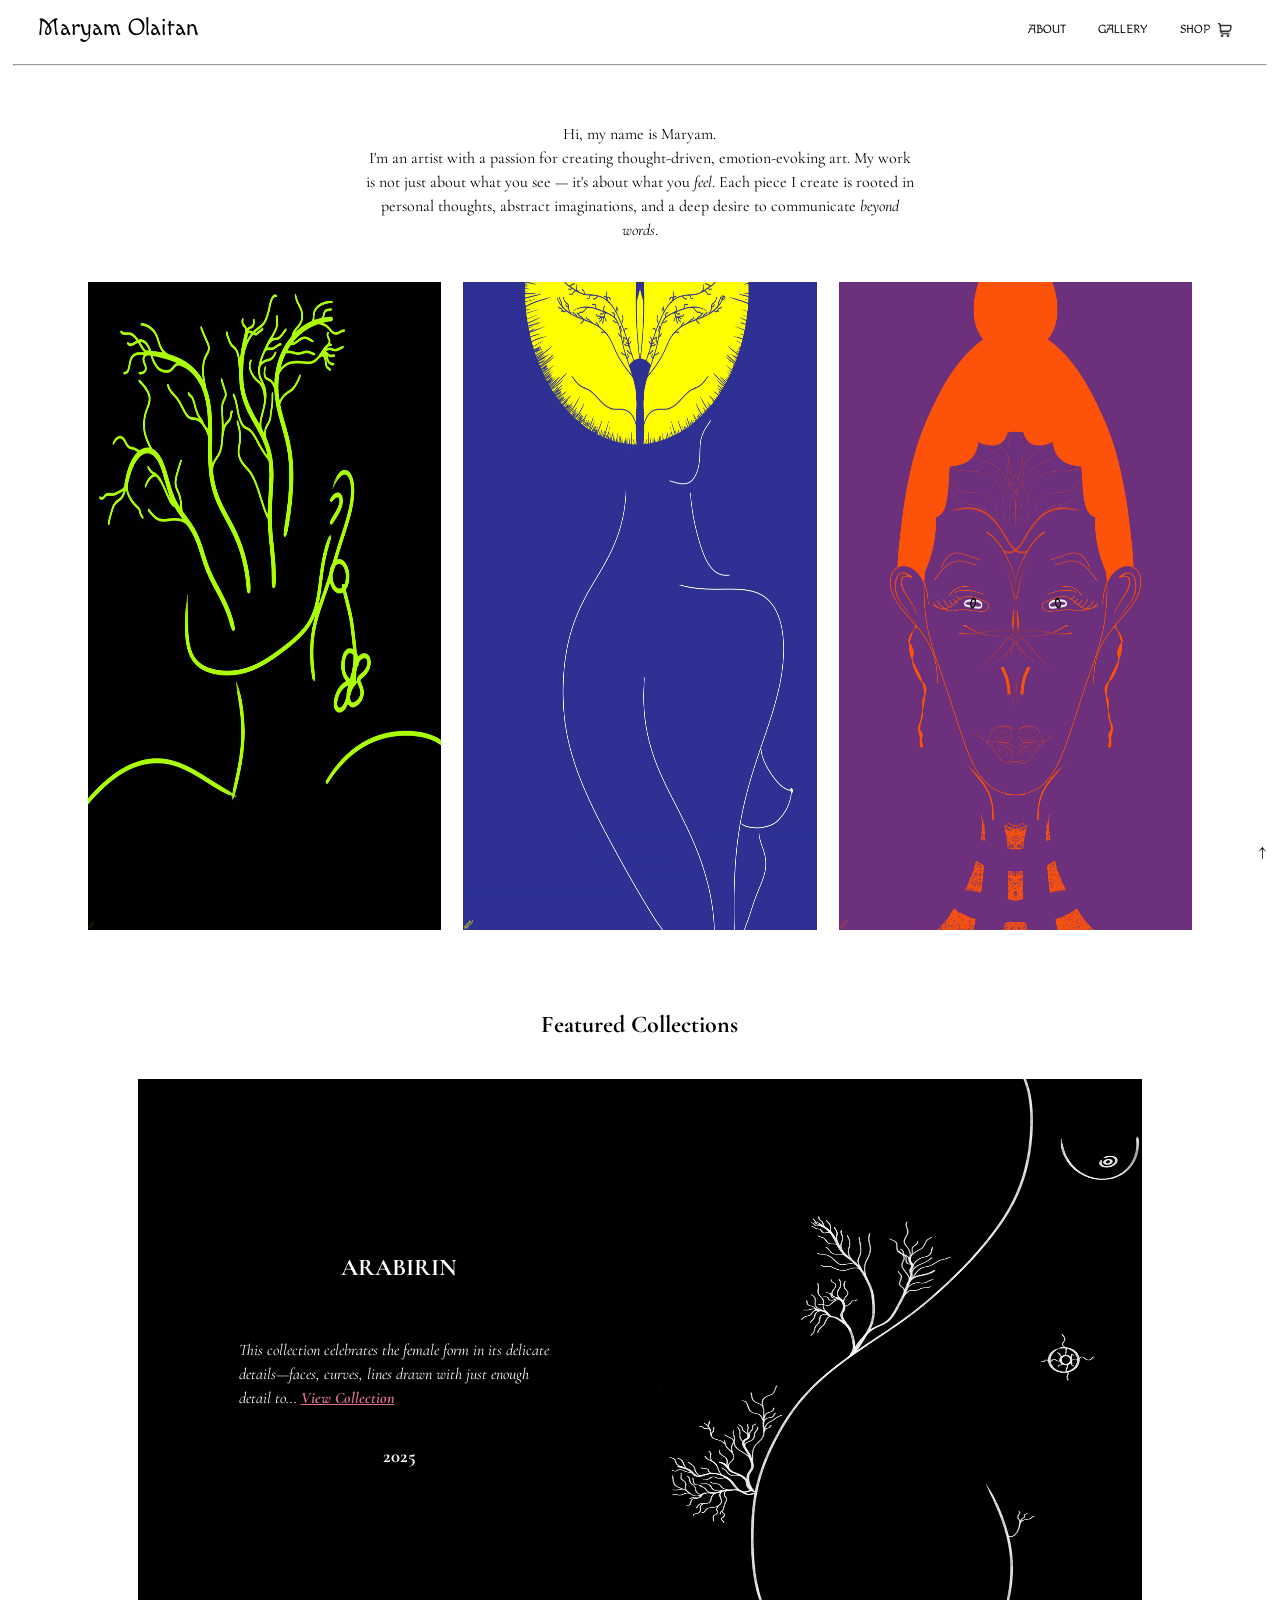
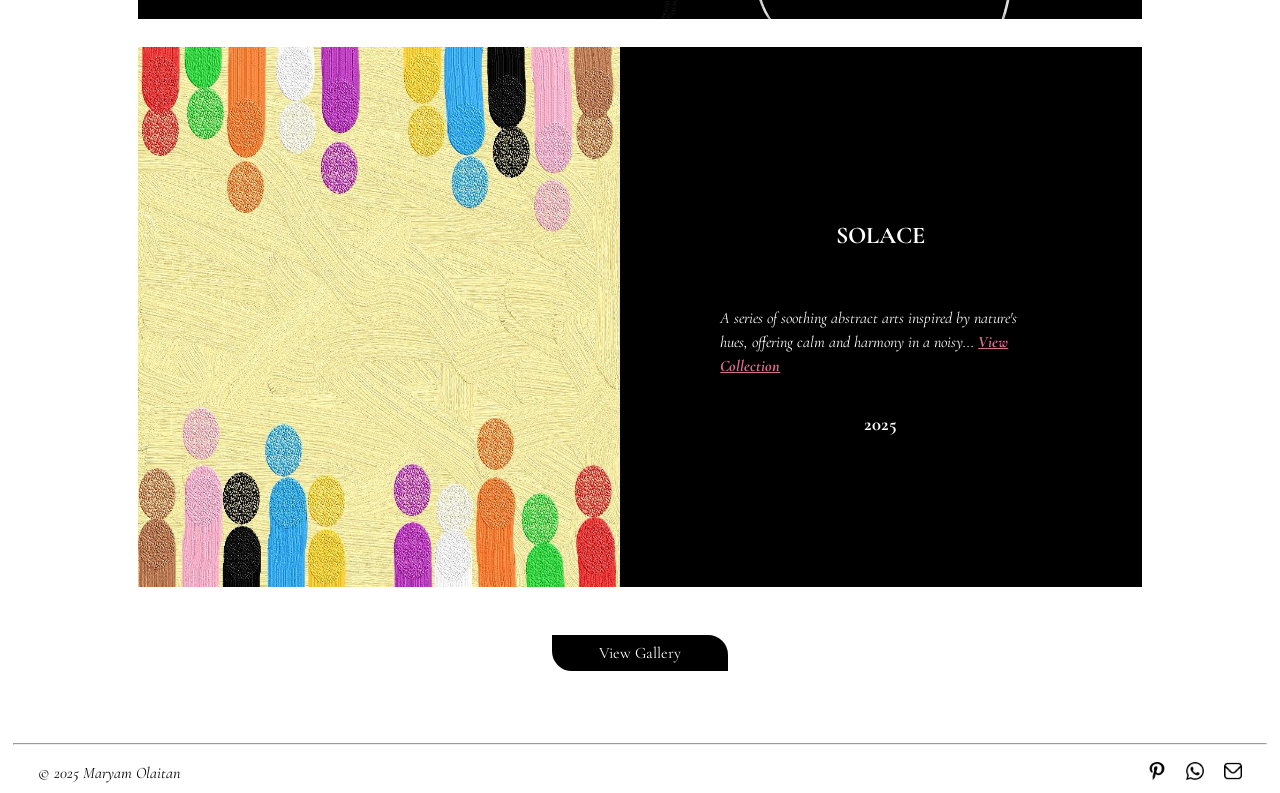
<file: index.html>
<!DOCTYPE html>
<html lang="en">
<head>
    <meta charset="UTF-8">
    <meta name="viewport" content="width=device-width, initial-scale=1.0">
    <meta name="author" content="maryam olaitan">
    <meta name="robots" content="index, follow">
    <meta name="description" content="Maryam Olaitan is a Nigerian contemporary artist known for expressive, emotion-driven abstract artworks. Explore a unique blend of imagination, minimalism, and reflection.">
    <meta name="keywords" content="contemporary art, expressive art, abstract art, Nigerian artist, emotional art, thought-provoking art, Maryam Olaitan art, painting, art gallery Nigeria">
    <meta property="og:type" content="website">
    <meta property="og:title" content="Maryam Olaitan | Expressive & Thought-Provoking Art">
    <meta property="og:description" content="Reflective and emotionally-driven artworks by Lagos-based artist Maryam Olaitan. View abstract digital art that invites personal interpretation.">
    <meta property="og:url" content="https://maryamolaitan.vercel.app">
    <meta property="og:image" content="images/favicon.jpg">
    <meta name="twitter:card" content="summary_large_image">
    <meta name="twitter:title" content="Maryam Olaitan | Expressive & Thought-Provoking Art">
    <meta name="twitter:description" content="Contemporary art by Maryam Olaitan that evokes emotion and reflection.">
    <meta name="twitter:image" content="images/maryam-olaitan-logo.ico">
    <meta name="p:domain_verify" content="b9dd3af00a09acbc20f72b8372e05448"/>
    <link rel="canonical" href="https://maryamolaitan.vercel.app"/>
    <title>Maryam Olaitan | Nigerian Contemporary Artist</title>
    <link rel="stylesheet" href="style.css">
    <link rel="icon" href="images/maryam-olaitan-logo.ico" type="image/ico">
    <link rel="apple-touch-icon" href="images/maryam-olaitan-logo.ico">
    <script type="application/ld+json">
        {
        "@context": "https://schema.org",
        "@type": "Person",
        "name": "Maryam Olaitan",
        "jobTitle": "Contemporary Artist",
        "url": "https://maryamolaitan.vercel.app",
        "sameAs": [
            "https://www.pinterest.com/olaitanmaryamm/",
            "https://wa.me/2348165536065",
            "mailto:maryamolaitan.m@gmail.com"
        ],
        "image": "https://maryamolaitan.vercel.app/images/maryam-olaitan-logo.ico",
        "description": "Maryam Olaitan is a Lagos-based contemporary artist known for expressive, emotionally rich artworks that inspire deep personal reflection and creative exploration."
        }
    </script>
    <link rel="preconnect" href="https://fonts.googleapis.com">
    <link rel="preconnect" href="https://fonts.gstatic.com" crossorigin>
    <link href="https://fonts.googleapis.com/css2?family=Macondo&display=swap" rel="stylesheet">

    <link rel="preconnect" href="https://fonts.googleapis.com">
    <link rel="preconnect" href="https://fonts.gstatic.com" crossorigin>
    <link href="https://fonts.googleapis.com/css2?family=Cormorant+Garamond:ital,wght@0,300..700;1,300..700&display=swap" rel="stylesheet">
    <meta name="google-site-verification" content="jCi6_Re2JKaOlsRjwWVJISfTvEALxkVdCt9y0InA1Zk"/>
    <meta name="google-site-verification" content="3F7-zCLc4ZStGQWOf8-VTvma2lkzkxKAdrXJQoc21-w" />
</head>
<body>
    <header>    
        <h1>Maryam Olaitan</h1>
        <nav> 
            <img src="images/menu.png" alt="menu, art sales, website design by Maryam Olaitan" class="menu" onclick="toggleMenu()">
            <ul id="menuList"> 
                <li><a href="about.html">ABOUT</a></li>
                <li><a href="gallery.html">GALLERY</a></li>
                <li><a href="https://paystack.shop/maryamolaitan">SHOP</a></li>
                <li><a href="https://paystack.shop/maryamolaitan"><img src="images/shopping-cart.png" alt="cart icon" class="cart"></a></li>
            </ul>
        </nav>
    </header>
    <hr class="header-hr">
    <main>  
       <div class="up"> 
            <p class="hero"> 
                Hi, my name is Maryam. <br> I'm an artist with a passion for creating thought-driven, emotion-evoking art. My work is not just about what you see — it's about what you <i>feel</i>. Each piece I create is rooted in personal thoughts, abstract imaginations, and a deep desire to communicate <i>beyond words</i>.
            </p>
            <div class="slide-container">
                <div class="slide">
                    <a href="https://paystack.com/buy/arabirin-i"><img src="images/arabirin-i-(2025)-artwork-by-maryam-olaitan.jpg" alt="arabirin-i (2025) artwork by nmaryam olaitan"></a>
                </div>
                <div class="slide">
                    <a href="https://paystack.com/buy/arabirin-ii"><img src="images/arabirin-ii-(2025)-artwork-by-maryam-olaitan.jpg" alt="arabirin-ii (2025) artwork by maryam olaitan"></a>
                </div>
                <div class="slide">
                    <a href="https://paystack.com/buy/arabirin-v"><img src="images/arabirin-v-(2025)-artwork-by-maryam-olaitan.jpg" alt="arabirin-v (2025) artwork by maryam olaitan"></a>
                </div>
            </div>
            <div class="tab-container">
                <h2>Featured Collections</h2>
                <div class="tab">
                    <div class="hover-text">
                        <h2>ARABIRIN</h2>
                        <p class="description">This collection celebrates the female form in its delicate details—faces, curves, lines drawn with just enough detail to... <a href="gallery.html#portrait">View Collection</a></p>
                        <h3>2025</h3>
                        </div>
                    <div class="tab-image">    
                        <img src="images/arabirin-iii-(2025)-artwork-by-maryam-olaitan.jpg" alt="arabirin-iii (2025) artwork by maryam olaitan">
                    </div>
                </div>
                <div class="tab">
                    <div class="tab-image">    
                        <img src="images/solace-i-(2025)-artwork-by-maryam-olaitan.jpg" alt="solace-i (2025) artwork by maryam olaitan">
                    </div>
                    <div class="hover-text">
                        <h2>SOLACE</h2>
                        <p class="description">A series of soothing abstract arts inspired by nature's hues, offering calm and harmony in a noisy... <a href="gallery.html#solace">View Collection</a></p>
                        <h3>2025</h3>
                    </div>
                </div>
                <a href="gallery.html" class="btn">View Gallery</a>
            </div>
        </div>
    </main>
    <a href="#" class="home-btn">↑</a>
    <hr class="footer-hr">
    <footer id="footer">    
        <p>&copy; 2025 Maryam Olaitan</p>
        <div class="icon-container"> 
            <a href="https://www.pinterest.com/olaitanmaryamm/" aria-label="Pinterest" target="_blank"><img src="images/pinterest.png" alt="Pinterest profile of Maryam Olaitan, icon by Pixel Perfect (flat icon)" class="icon"></a>
            <a href="https://wa.me/2348165536065" aria-label="WhatsApp" target="_blank"><img src="images/whatsapp.png" alt="WhatsApp chat of Maryam Olaitan" class="icon"></a>
            <a href="mailto:maryamolaitan.m@gmail.com" aria-label="Email" target="_blank"><img src="images/email.png" alt="Email address of" class="icon email"></a>
        </div>
    </footer>
    <script>
        let menuList = document.getElementById('menuList')
        menuList.style.maxHeight = '0px'; 
        function toggleMenu() { 
        if(menuList.style.maxHeight == '0px'){menuList.style.maxHeight = '96vh';}
        else{menuList.style.maxHeight = '0px';}
        }
    </script>
    <script defer data-domain="maryamolaitan.vercel.app" src="https://plausible.io/js/script.js"></script>
</body>
</html>
</file>
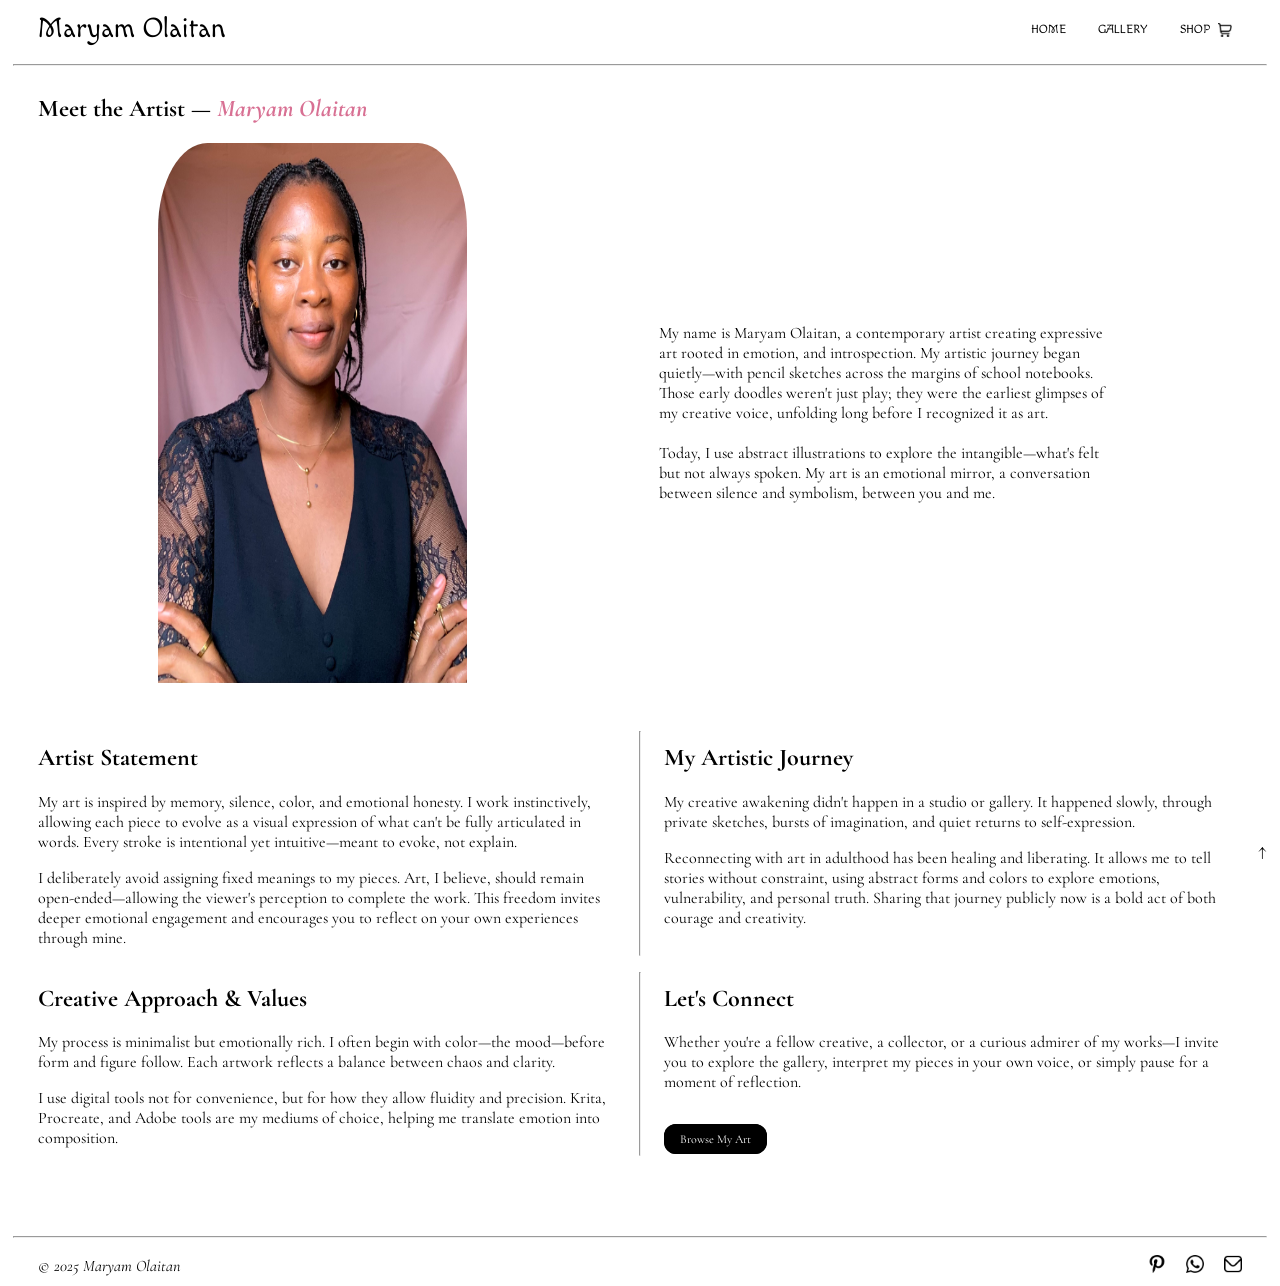
<file: about.html>
<!DOCTYPE html>
<html lang="en">
<head>
    <meta charset="UTF-8">
    <meta name="viewport" content="width=device-width, initial-scale=1.0">
    <meta name="author" content="maryam olaitan">
    <meta name="robots" content="index, follow">
    <meta name="description" content="Maryam Olaitan is a Nigerian contemporary artist known for expressive, emotion-driven abstract artworks. Explore a unique blend of imagination, minimalism, and reflection.">
    <meta name="keywords" content="contemporary art, expressive art, abstract art, Nigerian artist, emotional art, thought-provoking art, Maryam Olaitan art, painting, art gallery Nigeria">
    <meta property="og:type" content="website">
    <meta property="og:title" content="Maryam Olaitan | Expressive & Thought-Provoking Art">
    <meta property="og:description" content="Reflective and emotionally-driven artworks by Lagos-based artist Maryam Olaitan. View abstract digital art that invites personal interpretation.">
    <meta property="og:url" content="https://maryamolaitan.vercel.app/about.html">
    <meta property="og:image" content="images/maryam-olaitan-logo.ico">
    <meta name="twitter:card" content="summary_large_image">
    <meta name="twitter:title" content="Maryam Olaitan | Expressive & Thought-Provoking Art">
    <meta name="twitter:description" content="Contemporary art by Maryam Olaitan that evokes emotion and reflection.">
    <meta name="twitter:image" content="images/maryam-olaitan-logo.ico">
    <link rel="canonical" href="https://maryamolaitan.vercel.app/about.html"/>
    <title>Maryam Olaitan | Nigerian Contemporary Artist</title>
    <link rel="stylesheet" href="about.css">
    <link rel="icon" href="images/maryam-olaitan-logo.ico" type="image/ico">
    <link rel="apple-touch-icon" href="images/maryam-olaitan-logo.ico">
    <script type="application/ld+json">
        {
        "@context": "https://schema.org",
        "@type": "Person",
        "name": "Maryam Olaitan",
        "jobTitle": "Contemporary Artist",
        "url": "https://maryamolaitan.vercel.app/about.html",
        "sameAs": [
            "https://www.pinterest.com/olaitanmaryamm/",
            "https://wa.me/2348165536065",
            "mailto:maryamolaitan.m@gmail.com"
        ],
        "image": "https://maryamolaitan.vercel.app/images/maryam-olaitan-logo.ico",
        "description": "Maryam Olaitan is a Lagos-based contemporary artist known for expressive, emotionally rich artworks that inspire deep personal reflection and creative exploration."
        }
    </script>
    <link rel="preconnect" href="https://fonts.googleapis.com">
    <link rel="preconnect" href="https://fonts.gstatic.com" crossorigin>
    <link href="https://fonts.googleapis.com/css2?family=Macondo&display=swap" rel="stylesheet">

    <link rel="preconnect" href="https://fonts.googleapis.com">
    <link rel="preconnect" href="https://fonts.gstatic.com" crossorigin>
    <link href="https://fonts.googleapis.com/css2?family=Cormorant+Garamond:ital,wght@0,300..700;1,300..700&display=swap" rel="stylesheet">
</head>
<body>
  <header>    
    <h1>Maryam Olaitan</h1>
    <nav> 
      <img src="images/menu.png" alt="menu, art sales, website design by Maryam Olaitan" class="menu" onclick="toggleMenu()">
      <ul id="menuList">    
        <li><a href="index.html">HOME</a></li>
        <li><a href="gallery.html">GALLERY</a></li>
        <li><a href="https://paystack.shop/maryamolaitan">SHOP</a></li>
        <li><a href="https://paystack.shop/maryamolaitan"><img src="images/shopping-cart.png" alt="cart icon" class="cart"></a></li>
      </ul>
    </nav>
  </header>
  <hr class="header-hr">
  <main>
    <div class="intro">
      <h2>Meet the Artist — <i>Maryam Olaitan</i></h2>
      <div class="paragraph-container">
        <img src="images/maryam olaitan.jpeg" alt="a portrait of maryam olaitan" class="portrait">
        <div class="paragraph"> 
          <p>
            My name is Maryam Olaitan, a contemporary artist creating expressive art rooted in emotion, and introspection. My artistic journey began quietly—with pencil sketches across the margins of school notebooks. Those early doodles weren't just play; they were the earliest glimpses of my creative voice, unfolding long before I recognized it as art. <br><br>
            Today, I use abstract illustrations to explore the intangible—what's felt but not always spoken. My art is an emotional mirror, a conversation between silence and symbolism, between you and me.
          </p>
        </div>
      </div>
    </div>  
    
    <div class="container"> 
      <div class="statement">
        <h2>Artist Statement</h2>
        <p>
          My art is inspired by memory, silence, color, and emotional honesty. I work instinctively, allowing each piece to evolve as a visual expression of what can't be fully articulated in words. Every stroke is intentional yet intuitive—meant to evoke, not explain.
        </p>
        <p>
          I deliberately avoid assigning fixed meanings to my pieces. Art, I believe, should remain open-ended—allowing the viewer's perception to complete the work. This freedom invites deeper emotional engagement and encourages you to reflect on your own experiences through mine.
        </p>
      </div> 
      <hr>
      <div class="journey">
        <h2>My Artistic Journey</h2>
        <p>
          My creative awakening didn't happen in a studio or gallery. It happened slowly, through private sketches, bursts of imagination, and quiet returns to self-expression.
        </p>
        <p>
            Reconnecting with art in adulthood has been healing and liberating. It allows me to tell stories without constraint, using abstract forms and colors to explore emotions, vulnerability, and personal truth. Sharing that journey publicly now is a bold act of both courage and creativity.
        </p>
      </div>
      <div class="approach">
        <h2>Creative Approach & Values</h2>
        <p>
          <!-- I value authenticity over perfection, connection over convention. --> My process is minimalist but emotionally rich. I often begin with color—the mood—before form and figure follow. Each artwork reflects a balance between chaos and clarity<!-- , much like life itself -->.
        </p>
        <p>
          I use digital tools not for convenience, but for how they allow fluidity and precision. <a href="">Krita</a>, <a href="">Procreate</a>, and <a href="">Adobe</a> tools are my mediums of choice, helping me translate emotion into composition.
        </p>
      </div> 
      <hr>
      <div class="cta">
        <h2>Let's Connect</h2>
        <p>
          Whether you're a fellow creative, a collector, or a curious admirer of my works—I invite you to explore the gallery, interpret my pieces in your own voice, or simply pause for a moment of reflection.
        </p>
        <br>
        <a href="gallery.html" class="cta-btn">Browse My Art</a>
      </div>
    </div>
  </main>
  <a href="#" class="home-btn">↑</a>
  <hr class="footer-hr">
  <footer id="footer">    
    <p>&copy; 2025 Maryam Olaitan</p>
    <div class="icon-container"> 
      <a href="https://www.pinterest.com/olaitanmaryamm/" aria-label="Pinterest" target="_blank"><img src="images/pinterest.png" alt="Pinterest profile of Maryam Olaitan, icon by Pixel Perfect (flat icon)" class="icon"></a>
      <a href="https://wa.me/2348165536065" aria-label="WhatsApp" target="_blank"><img src="images/whatsapp.png" alt="WhatsApp chat of Maryam Olaitan" class="icon"></a>
      <a href="mailto:maryamolaitan.m@gmail.com" aria-label="Email" target="_blank"><img src="images/email.png" alt="Email address of maryam olaitan" class="icon"></a>
    </div>
  </footer>
  <script>
    let menuList = document.getElementById('menuList')
        menuList.style.maxHeight = '0px'; 
        function toggleMenu() { 
        if(menuList.style.maxHeight == '0px'){menuList.style.maxHeight = '900px';}
        else{menuList.style.maxHeight = '0px';}
    }
    </script>
    <script defer data-domain="maryamolaitan.vercel.app" src="https://plausible.io/js/script.js"></script>
</body>

</html>
</file>
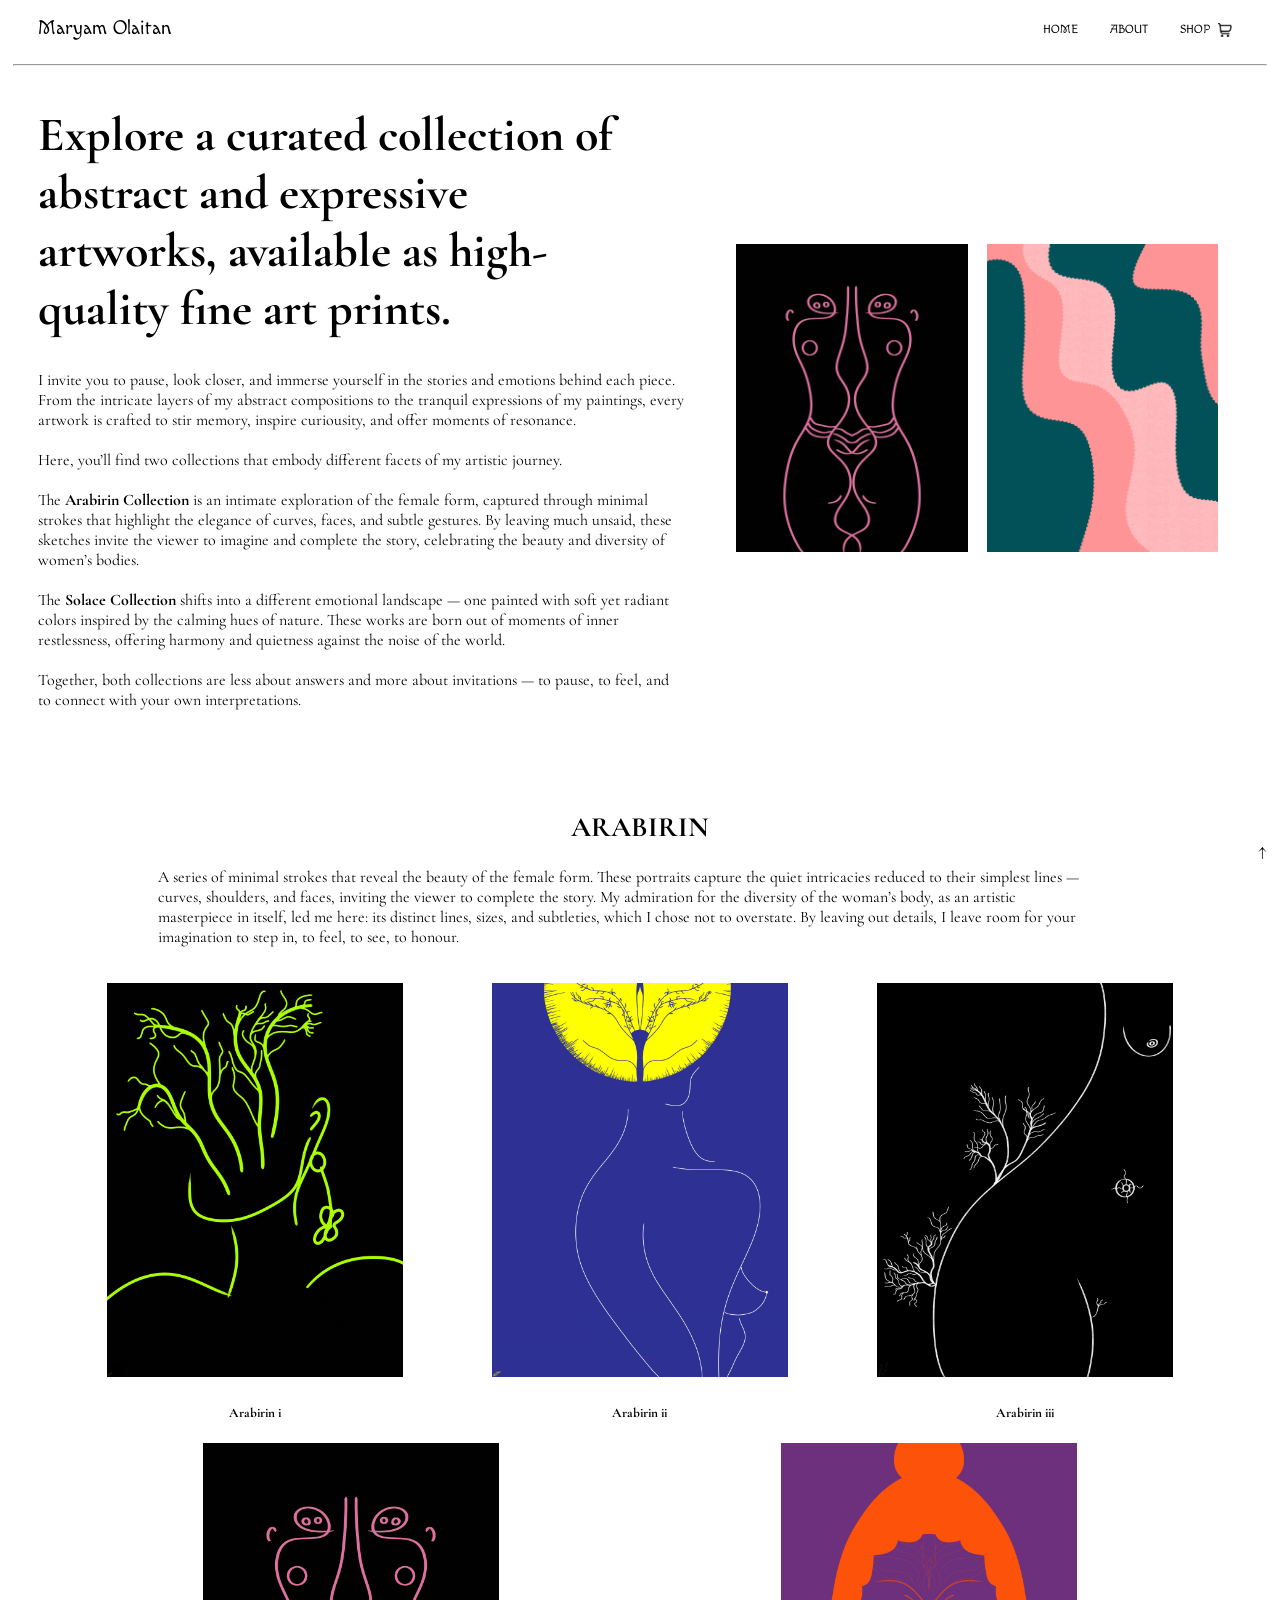
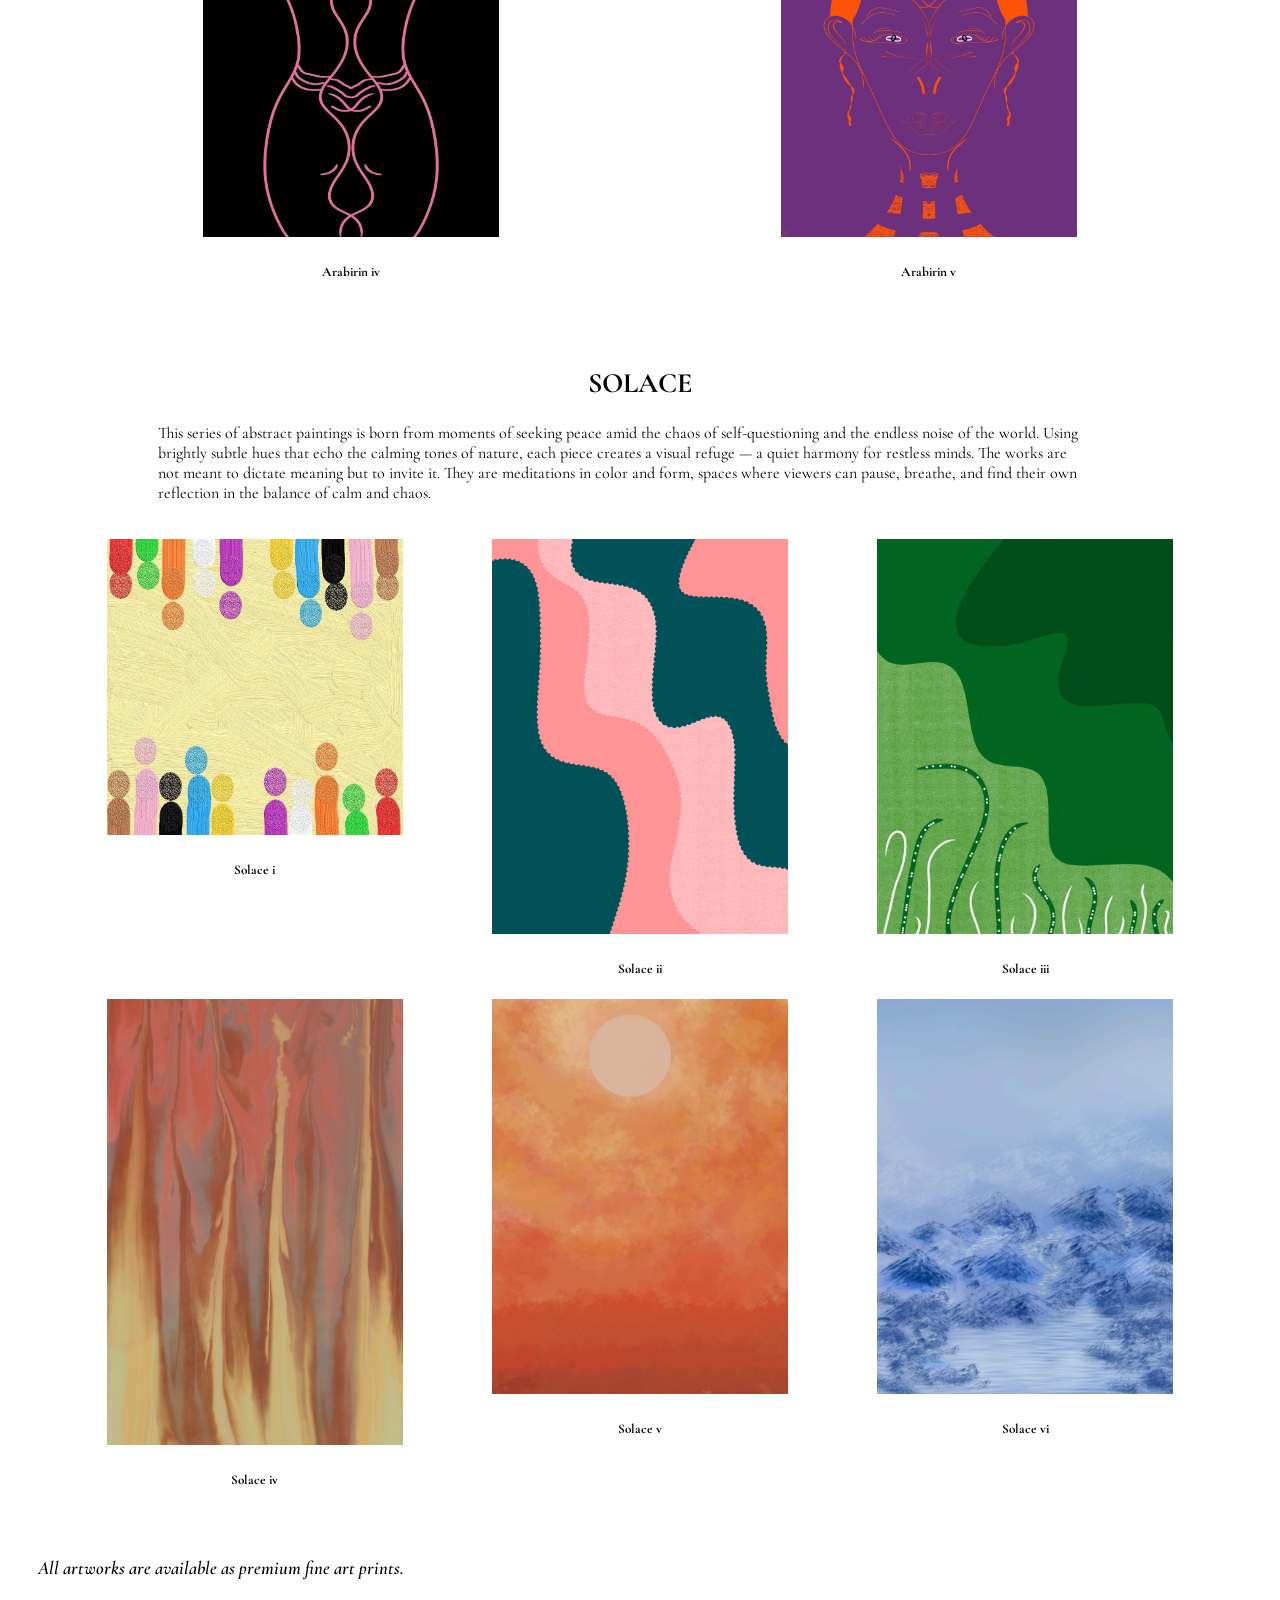
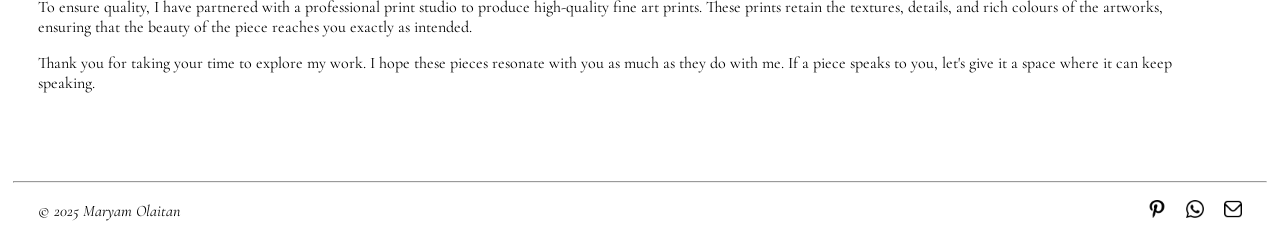
<file: gallery.html>
<!DOCTYPE html>
<html lang="en">
<head>
    <meta charset="UTF-8">
    <meta name="viewport" content="width=device-width, initial-scale=1.0">
    <meta name="author" content="maryam olaitan">
    <meta name="robots" content="index, follow">
    <meta name="description" content="Maryam Olaitan is a Nigerian contemporary artist known for expressive, emotion-driven abstract artworks. Explore a unique blend of imagination, minimalism, and reflection.">
    <meta name="keywords" content="contemporary art, expressive art, abstract art, Nigerian artist, emotional art, thought-provoking art, Maryam Olaitan art, painting, art gallery Nigeria">
    <meta property="og:type" content="website">
    <meta property="og:title" content="Maryam Olaitan | Expressive & Thought-Provoking Art">
    <meta property="og:description" content="Reflective and emotionally-driven artworks by Lagos-based artist Maryam Olaitan. View abstract digital art that invites personal interpretation.">
    <meta property="og:url" content="https://maryamolaitan.vercel.app/gallery.html">
    <meta property="og:image" content="images/maryam-olaitan-logo.ico">
    <meta name="twitter:card" content="summary_large_image">
    <meta name="twitter:title" content="Maryam Olaitan | Expressive & Thought-Provoking Art">
    <meta name="twitter:description" content="Contemporary art by Maryam Olaitan that evokes emotion and reflection.">
    <meta name="twitter:image" content="images/maryam-olaitan-logo.ico">
    <link rel="canonical" href="https://maryamolaitan.vercel.app/gallery.html"/>
    <title>Maryam Olaitan | Nigerian Contemporary Artist | Gallery</title>
    <link rel="stylesheet" href="gallery.css">
    <link rel="icon" href="images/maryam-olaitan-logo.ico" type="image/ico">
    <link rel="apple-touch-icon" href="images/maryam-olaitan-logo.ico">
    <script type="application/ld+json">
        {
        "@context": "https://schema.org",
        "@type": "Person",
        "name": "Maryam Olaitan",
        "jobTitle": "Contemporary Artist",
        "url": "https://maryamolaitan.vercel.app/gallery.html",
        "sameAs": [
            "https://www.pinterest.com/olaitanmaryamm/",
            "https://wa.me/2348165536065",
            "mailto:maryamolaitan.m@gmail.com"
        ],
        "image": "https://maryamolaitan.vercel.app/images/maryam-olaitan-logo.ico",
        "description": "Maryam Olaitan is a Lagos-based contemporary artist known for expressive, emotionally rich artworks that inspire deep personal reflection and creative exploration."
        }
    </script>
    <link rel="preconnect" href="https://fonts.googleapis.com">
    <link rel="preconnect" href="https://fonts.gstatic.com" crossorigin>
    <link href="https://fonts.googleapis.com/css2?family=Macondo&display=swap" rel="stylesheet">

    <link rel="preconnect" href="https://fonts.googleapis.com">
    <link rel="preconnect" href="https://fonts.gstatic.com" crossorigin>
    <link href="https://fonts.googleapis.com/css2?family=Cormorant+Garamond:ital,wght@0,300..700;1,300..700&display=swap" rel="stylesheet">
</head>
<body>
    <header>    
        <h1>Maryam Olaitan</h1>
        <nav> 
            <img src="images/menu.png" alt="menu, art sales, website design by Maryam Olaitan" class="menu" onclick="toggleMenu()">
            <ul id="menuList">    
                <li><a href="index.html">HOME</a></li>
                <li><a href="about.html">ABOUT</a></li>
                <li><a href="https://paystack.shop/maryamolaitan">SHOP</a></li>
                <li><a href="https://paystack.shop/maryamolaitan"><img src="images/shopping-cart.png" alt="cart icon" class="cart"></a></li>
            </ul>
        </nav>
    </header>
    <hr class="header-hr">
    <main>  
       <div class="hero">   
            <div class="description">   
                <h1>Explore a curated collection of abstract and expressive artworks, available as high-quality fine art prints.</h1>
                <p>I invite you <!-- to explore my art —  -->to pause, look closer, and immerse yourself in the stories and emotions behind each piece. From the intricate layers of my abstract compositions to the tranquil expressions of my paintings, every artwork is crafted to stir memory, inspire curiousity, and offer moments of resonance.
                <br><br>
                Here, you’ll find two collections that embody different facets of my artistic journey.
                <br><br>
                The <span>Arabirin Collection</span> is an intimate exploration of the female form, captured through minimal strokes that highlight the elegance of curves, faces, and subtle gestures. By leaving much unsaid, these sketches invite the viewer to imagine and complete the story, celebrating the beauty and diversity of women’s bodies. 
                <br><br>
                The <span>Solace Collection</span> shifts into a different emotional landscape — one painted with soft yet radiant colors inspired by the calming hues of nature. These works are born out of moments of inner restlessness, offering harmony and quietness against the noise of the world.
                <br><br>
                Together, both collections are less about answers and more about invitations — to pause, to feel, and to connect with your own interpretations.
                </p>
            </div>
            <div class="highlight">
                <a href="https://paystack.com/buy/arabirin-iv"><img src="images/arabirin-iv-artwork-by-maryam-olaitan.jpg" alt="arabirin-iv (2025) artwork by maryam olaitan"></a>
                <a href="https://paystack.com/buy/solace-ii"><img src="images/solace-ii-(2025)-artwork-by-maryam-olaitan.jpg" alt="solace-ii artwork by maryam olaitan"></a>
            </div>
       </div>
       <div id="portrait"></div>
       <div class="portrait">
            <div class="paragraph">
                <h2>ARABIRIN</h2>
                <p>
                    A series of minimal strokes that reveal the beauty of the female form. These portraits capture the quiet intricacies reduced to their simplest lines — curves, shoulders, and faces, inviting the viewer to complete the story. My admiration for the diversity of the woman’s body, as an artistic masterpiece in itself, led me here: its distinct lines, sizes, and subtleties, which I chose not to overstate. By leaving out details, I leave room for your imagination <!-- — your imagination — --> to step in, to feel, to see, to honour.
                </p>
            </div>           
            <div class="gallery">  
                <div class="grid">    
                    <a href="https://paystack.com/buy/arabirin-i"><img src="images/arabirin-i-(2025)-artwork-by-maryam-olaitan.jpg" alt="arabirin-i (2025) artwork by maryam olaitan"></a>
                    <h5>Arabirin i</h5>
                </div>
                <div class="grid">    
                    <a href="https://paystack.com/buy/arabirin-ii"><img src="images/arabirin-ii-(2025)-artwork-by-maryam-olaitan.jpg" alt="arabirin-ii (2025) artwork by maryam olaitan"></a>
                    <h5>Arabirin ii</h5>
                </div>
                <div class="grid">    
                    <a href="https://paystack.com/buy/arabirin-iii"><img src="images/arabirin-iii-(2025)-artwork-by-maryam-olaitan.jpg" alt="arabirin-iii (2025) artwork by maryam olaitan"></a>
                    <h5>Arabirin iii</h5>
                </div>
                <div class="grid">    
                    <a href="https://paystack.com/buy/arabirin-iv"><img src="images/arabirin-iv-artwork-by-maryam-olaitan.jpg" alt="arabirin-iv (2025) artwork by maryam olaitan"></a>
                    <h5>Arabirin iv</h5>
                </div>
                <div class="grid">    
                    <a href="https://paystack.com/buy/arabirin-v"><img src="images/arabirin-v-(2025)-artwork-by-maryam-olaitan.jpg" alt="arabirin-v (2025) artwork by maryam olaitan"></a>
                    <h5>Arabirin v</h5>
                </div>
            </div>
        </div>
        <div id="solace"></div>
        <div class="abstract">
            <div class="paragraph">
                <h2>SOLACE</h2>
                <p>
                    This series of abstract paintings is born from moments of seeking peace amid the chaos of self-questioning and the endless noise of the world. Using brightly subtle hues that echo the calming tones of nature, each piece creates a visual refuge — a quiet harmony for restless minds.
                    
                    The works are not meant to dictate meaning but to invite it. They are meditations in color and form, spaces where viewers can pause, breathe, and find their own reflection in the balance of calm and chaos.
                </p>
            </div>
            <div class="gallery">
                <div class="grid">    
                    <a href="https://paystack.com/buy/solace-i"><img src="images/solace-i-(2025)-artwork-by-maryam-olaitan.jpg" alt="solace-i artwork by maryam olaitan"></a>
                    <h5>Solace i</h5>
                </div>
                <div class="grid">    
                    <a href="https://paystack.com/buy/solace-ii"><img src="images/solace-ii-(2025)-artwork-by-maryam-olaitan.jpg" alt="solace-ii artwork by maryam olaitan"></a>
                    <h5>Solace ii</h5>
                </div>
                <div class="grid">    
                   <a href="https://paystack.com/buy/solace-iii"><img src="images/solace-iii-(2025)-artwork-by-maryam-olaitan.jpg" alt="solace-iii artwork by maryam olaitan"></a>
                    <h5>Solace iii</h5>
                </div>
                <div class="grid">    
                    <a href="https://paystack.com/buy/solace-iv"><img src="images/solace-iv-(2025)-artwork-by-maryam-olaitan.png" alt="solace-iv artwork by maryam olaitan"></a>
                    <h5>Solace iv</h5>
                </div>
                <div class="grid">    
                    <a href="https://paystack.com/buy/solace-v"><img src="images/solace-v-(2025)-artwork-by-maryam-olaitan.png" alt="solace-v artwork by maryam olaitan"></a>
                    <h5>Solace v</h5>
                </div>
                <div class="grid">    
                    <a href="https://paystack.com/buy/solace-vi"><img src="images/solace-vi-(2025)-artwork-by-maryam-olaitan.png" alt="solace-vi artwork by maryam olaitan"></a>
                    <h5>Solace vi</h5>
                </div>
            </div>
        </div>

        <div class="note">   
            <h3 class="bold">All artworks are available as premium fine art prints.</h3>
            <p>To ensure quality, I have partnered with a professional print studio to produce high-quality fine art prints. These prints retain the textures, details, and rich colours of the artworks, ensuring that the beauty of the piece reaches you exactly as intended.</p>
            <p>Thank you for taking your time to explore my work. I hope these pieces resonate with you as much as they do with me. If a piece speaks to you, let's give it a space where it can keep speaking.</p>
            
       </div>
    </main>
    <a href="#" class="home-btn">↑</a>
    <hr class="footer-hr">
    <footer id="footer">    
        <p>&copy; 2025 Maryam Olaitan</p>
        <div class="icon-container"> 
             <a href="https://www.pinterest.com/olaitanmaryamm/" aria-label="Pinterest" target="_blank"><img src="images/pinterest.png" alt="Pinterest profile of Maryam Olaitan, icon by Pixel Perfect (flat icon)" class="icon"></a>
            <a href="https://wa.me/2348165536065" aria-label="WhatsApp" target="_blank"><img src="images/whatsapp.png" alt="WhatsApp chat of Maryam Olaitan" class="icon"></a>
            <a href="mailto:maryamolaitan.m@gmail.com" aria-label="Email" target="_blank"><img src="images/email.png" alt="Email address of maryam olaitan" class="icon"></a>
        </div>
    </footer>
    <script>
        let menuList = document.getElementById('menuList')
        menuList.style.maxHeight = '0px'; 
        function toggleMenu() { 
        if(menuList.style.maxHeight == '0px'){menuList.style.maxHeight = '96vh';}
        else{menuList.style.maxHeight = '0px';}
        }
    </script>
    <script defer data-domain="maryamolaitan.vercel.app" src="https://plausible.io/js/script.js"></script>
</body>
</html>
</file>
<file: style.css>
html {
    overflow-x: hidden;
}

body {
    background-color: #fff;
    color: #000;
    scroll-behavior: smooth;
    width: 98vw;
    height: fit-content;
    margin: 0 auto;
    scrollbar-width: none;
    font-family: "Cormorant Garamond", serif;
    font-optical-sizing: auto;
    font-style: normal;
}

header {
    width: 96%;
    height: 56px;
    margin: 0 auto;
    padding: 0 8px;
    display: flex;
    flex-flow: row;
    justify-content: space-between;
    align-items: center;
    background-color: #fff;
    top: 0;
    z-index: 1;
    position: sticky;
}

header h1 {
    width: 50%;
    margin: 0 auto;
    display: flex;
    flex-flow: row;
    justify-content: left;
    align-items: center;
    font-size: 24px;
    font-family: "Macondo";
    font-weight: 400;
    font-style: normal;
}

.menu {
    display: none;
}

nav {
    width: 50%;
}

nav ul {   
    display: flex;
    flex-flow: row;
    justify-content: right;
    align-items: center;
}

ul li {
    list-style: none;
    margin-left: 32px;
}

li a {
    font-size: 12px;
    color: #000;
    text-decoration: none;
    font-family: "Macondo";
    font-weight: 400;
    font-style: normal;
}

li a:hover {
    opacity: 60%;
}

li .cart {
    width: 14px;
    height: 14px;
    margin-left: -24px;
    margin-top: 8px;
    animation: cart  4s infinite;
}

@keyframes cart { 
    100% {
        transform: rotate(360deg);
    }
}

nav ul li img:hover {
    animation-play-state: paused;
}

.header-hr {
    top: 56px;
    z-index: 1;
    position: sticky;
}

main {
    width: 100%;
    height: max-content;
    margin: 0 auto;
    margin-bottom: 40px;
    display: flex;
    flex-flow: column;
    justify-content: center;
    align-items: center;
}

.up, .down {
    width: 100%;
    height: max-content;
    margin: 0 auto;
    margin-top: 28px;
    display: flex;
    flex-flow: column;
    align-items: center;
}

.hero {
    width: 44%;
    height: max-content;
    margin: 0 auto;
    margin-top: 20px;
    text-align: center;
}

p {
    line-height: 1.5;
}

.slide-container {
    width: 88%;
    height: max-content;
    margin: 0 auto;
    margin-top: 40px;
    display: flex;
    flex-flow: row;
    justify-content: space-between;
    align-items: center;
}

.slide-container .slide {
    position: relative;
    width: 32%;
    height: 72vh;
}

.slide-container .slide img {
    width: 100%;
    height: 100%;
    margin: auto;
    animation: bottom 2s 1 ease-in-out;
}

@keyframes bottom {
    0% {
        opacity: 10%;
    }
    50% {
        opacity: 50%;
    }
    100% {
        opacity: 100%;
    }
}

.tab-container {
    width: 80%;
    height: max-content;
    margin: 0 auto;
    margin-top: 40px;
    display: flex;
    flex-flow: column;
    align-items: center;
}

.tab-container h2 {
    margin: 40px auto;
}

.tab-container .tab {
    width: 100%;
    height: 60vh;
    margin: 0 auto;
    margin-bottom: 28px;
    display: flex;
    flex-flow: row;
    justify-content: space-between;
    align-items: center;
    background-color: #000;
}

.tab-container .tab .tab-image {
    width: 48%;
    height: 100%;
}

.tab-container .tab .tab-image img {
    width: 100%;
    height: 100%;
}

.tab-container .tab .hover-text {
    width: 32%;
    height: 100%;
    margin: 0 auto;
    display: flex;
    flex-flow: column;
    justify-content: center;
    align-items: center;
    color: #fff;
}

.tab-container .tab .hover-text p {
    font-style: italic;
}

.tab-container .tab .hover-text p a {
    color: #d87093;
    font-weight: 800;
    font-style: oblique;
}

.btn {
    text-decoration: none;
    text-align: center; 
    color: #fff;
    background-color: #000;
    width: 16%;
    margin: 0 auto;
    margin-top: 20px;
    border: 8px solid #000;
    border-top-right-radius: 20px;
    border-bottom-left-radius: 20px;
}

.btn:hover {
    opacity: 70%;
    transform: scale(1.05);
}

.home-btn {
    position: sticky;
    bottom: 4%;
    left: 100%;
    z-index: 1;
    overflow: hidden;
    font-size: 20px;
    color: #000;
    text-decoration: none;
    scroll-behavior: smooth;
}

footer {
    width: 96%;
    height: 40px;
    margin: 0 auto;
    padding: auto;
    display: flex;
    flex-flow: row;
    justify-content: space-between;
    align-items: center;
    font-size: 16px;
}

footer .icon-container {
    width: fit-content;
    height: 100%;
    display: flex;
    flex-flow: row;
    justify-content: space-evenly;
    align-items: center;
}

footer p {
    font-size: 16px;
    font-style: italic;
}

footer .icon-container .icon {
    width: 18px;
    height: 18px;
    margin-left: 20px;
}

footer .icon-container .icon:hover {
    opacity: 60%;
}

@media screen and (max-width: 821px) {
    .hero {
        width: 60%;
    }

    .slide-container {
        width: 96%;
    }

    .slide-container .slide{
        height: 48vh;
    }

    .tab-container {
        width: 92%;
    }
}
@media screen and (max-width: 768px) {
    header {
        height: 48px;
        padding: 0 8px;
        flex-flow: row;
        justify-content: space-between;
        align-items: center;
        top: 0;
        z-index: 1;
        position: sticky;
        scrollbar-width: none;
    }

    .menu {
        width: 24px;
        height: 24px;
        margin-right: 8px;
        display: flex;
        flex-flow: row;
        float: right;
        cursor: pointer;
    }

    #menuList {
        transition: all 0.25s;
    }

    nav ul {
        width: 96%;
        height: 96vh;
        margin: 0 auto;
        flex-flow: column;
        top: 40px;
        right: 0;
        position: absolute;
        z-index: 1;
        overflow: hidden;
        background-color: #fff;
        display: flex;
        flex-flow: column; 
        justify-content: center;
        align-items: center;
    }

    ul li {
        margin-bottom: 28px;
        margin-left: -20px;
    }

    ul li a {
        color: #000;
    }

    ul .cart {
        margin: 0 auto;
        margin-top: 0;
    }

    .header-hr {
        top: 48px;
    }

    .hero {
        width: 88%;
    }

    .slide-container {
        flex-flow: column;
    }

    .slide-container .slide {
        width: 96%;
        margin-bottom: 8px;
    }
    
    .slide-container .slide img {
        width: 100%;
    }

    .tab-container {
        width: 96%;
    }
        
    .tab-container .tab {
        width: 96%;
        height: max-content;
        margin-bottom: 12px;
        display: flex;
        flex-flow: column;
    }

    .tab-container .tab .tab-image {
        width: 100%;
        height: 100%;
    }

    .tab-container .tab .tab-image img {
        width: 100%;
        height: 100%;
    }

    .tab-container .tab .hover-text {
        width: 88%;
        justify-content: center;
    }

    .tile {
        width: 92%;
        height: max-content;
        display: flex;
        flex-flow: column;
    }

    .tile div {
        width: 100%;
        height: max-content;
        margin-top: 0;
        flex-flow: column;
        justify-content: center;
    }

    .tile div img {
        width: 100%;
        height: 64vh;
        margin: 0 auto;
        margin-bottom: 4px;
    }
}

@media screen and (max-width: 480px) {    
    header h1 {
        font-size: 16px;
    }
    
    header h1, .menu {
        margin-top: 4px;
    }

    .menu {
        width: 16px;
        height: 16px;
    }

    .hero {
        margin-top: 0;
    }

    .slide-container .slide {
        height: 68vh;
    }

    .slide-container .slide .hover-text {
        width: 84%;
    }

    .btn {
        width: 32%;
    }

    footer p {
        font-size: 12px;
    }

    footer .icon-container .icon {
        width: 16px;
        height: 16px;
        margin-left: 12px;
    }
}

@media screen and (max-width: 328px) {
    .slide-container .slide {
        height: 64vh;
    }

    footer .icon-container .icon {
        width: 14px;
        height: 14px;
    }

}
</file>
<file: about.css>
body {
    background-color: #fff;
    color: #000;
    scroll-behavior: smooth;
    width: 98vw;
    height: fit-content;
    margin: 0 auto;
    overflow-x: hidden;
    scrollbar-width: none;
    font-family: "Cormorant Garamond", serif;
    font-optical-sizing: auto;
    font-style: normal;
}

header {
    width: 96%;
    height: 56px;
    margin: 0 auto;
    padding: 0 8px;
    display: flex;
    flex-flow: row;
    justify-content: space-between;
    align-items: center;
    background-color: #fff;
    top: 0;
    z-index: 1;
    position: sticky;
}

header h1 {
    width: 50%;
    margin: 0 auto;
    display: flex;
    flex-flow: row;
    justify-content: left;
    align-items: center;
    font-size: 28px;
    font-family: "Macondo";
    font-weight: 400;
    font-style: normal;
}

.menu {
    display: none;
}

nav {
    width: 50%;
}

nav ul {   
    display: flex;
    flex-flow: row;
    justify-content: right;
    align-items: center;
}

ul li {
    list-style: none;
    margin-left: 32px;
}

li a {
    font-size: 12px;
    color: #000;
    text-decoration: none;
    font-family: "Macondo";
    font-weight: 400;
    font-style: normal;
}

li a:hover {
    opacity: 60%;
}

li .cart {
    width: 14px;
    height: 14px;
    margin-left: -24px;
    margin-top: 8px;
    animation: cart  4s infinite;
}

@keyframes cart { 
    100% {
        transform: rotate(360deg);
    }
}

nav ul li img:hover {
    animation-play-state: paused;
}

.header-hr {
    top: 56px;
    z-index: 1;
    position: sticky;
}

main {
    width: 96%;
    height: max-content;
    margin: 0 auto;
    margin-bottom: 40px;
    display: flex;
    flex-flow: column;
    justify-content: space-evenly;
    align-items: center;
}

.intro {
    width: 100%;
    height: max-content;
    margin: 0 auto;
    display: flex;
    flex-flow: column;
    justify-content: space-evenly;
}

.intro h2 i {
    color: #d87093;
}

.intro .paragraph-container {
    width: 80%;
    height: 60vh;
    margin: 0 auto;
    display: flex;
    flex-flow: row;
    justify-content: space-between;
    align-items: center;
}

.intro .paragraph-container img {
    width: 32%;
    height: 100%;
    border-top-left-radius: 16%;
    border-top-right-radius: 16%;
}

.intro .paragraph-container .paragraph {
    width: 48%;
}

.container {
    width: 100%;
    height: max-content;
    margin-top: 40px;
    display: flex;
    flex-flow: row wrap;
    justify-content: space-evenly;
}

.statement, .journey, .approach, .cta {
    width: 48%;
}

.container p a {
    text-decoration: none;
    color: #000;
    cursor: auto;
}

.cta-btn {
    background-color: #000;
    color: #fff;
    border: 4px solid #000;
    border-radius: 12px;
    padding: 4px 12px;
    text-decoration: none;
    font-size: 12px;
}

.cta-btn:hover {
    opacity: 80%;
}

.home-btn {
    position: sticky;
    bottom: 4%;
    left: 100%;
    z-index: 1;
    overflow: hidden;
    font-size: 20px;
    color: #000;
    text-decoration: none;
    scroll-behavior: smooth;
}

footer {
    width: 96%;
    height: 40px;
    margin: 0 auto;
    padding: auto;
    display: flex;
    flex-flow: row;
    justify-content: space-between;
    align-items: center;
    font-size: 16px;
}

footer .icon-container {
    width: fit-content;
    height: 100%;
    display: flex;
    flex-flow: row;
    justify-content: space-evenly;
    align-items: center;
}

footer p {
    font-size: 16px;
    font-style: italic;
}

footer .icon-container .icon {
    width: 18px;
    height: 18px;
    margin-left: 20px;
}

footer .icon-container .icon:hover {
    opacity: 60%;
}

@media screen and (max-width: 912px) {
    .intro .paragraph-container  {
        width: 96%;
        height: 40vh;
    }
    
    .intro .paragraph-container img {
        width: 40%;
    }

    .container {
        flex-flow: column;
    }

    .statement, .journey, .approach, .cta {
        width: 100%;
    }
}

@media screen and (max-width: 768px) {
    header {
        height: 48px;
        padding: 0 8px;
        flex-flow: row;
        justify-content: space-between;
        align-items: center;
        top: 0;
        z-index: 1;
        position: sticky;
        scrollbar-width: none;
    }

    header h1 {
    font-size: 20px;
    }

    .menu {
        width: 24px;
        height: 24px;
        margin-right: 8px;
        display: flex;
        flex-flow: row;
        float: right;
        cursor: pointer;
    }

    #menuList {
        transition: all 0.25s;
    }
    nav ul {
        width: 96%;
        height: 96vh;
        margin: 0 auto;
        flex-flow: column;
        top: 40px;
        right: 0;
        position: absolute;
        z-index: 1;
        overflow: hidden;
        background-color: #fff;
        display: flex;
        flex-flow: column; 
        justify-content: center;
        align-items: center;
    }

    ul li {
        margin-bottom: 28px;
        margin-left: -20px;
    }

    ul li a {
        color: #000;
    }

    ul .cart {
        margin: 0 auto;
        margin-top: 0;
    }

    .header-hr {
        top: 48px;
    }

    .intro .paragraph-container {
        width: 100%;
        height: max-content;
        flex-flow: column;
    }

    .intro .paragraph-container img {
        width: 88%;
        margin: 0 auto;
    }

    .intro  .paragraph-container .paragraph {
        width: 100%;
        margin-top: 20px;
    }

    .container {
        flex-flow: column;
        margin-top: 20px;
    }

    .statement, .journey, .approach, .cta {
        width: 100%;
    }

    .container hr {
        display: none;
    }
}

@media screen and (max-width: 480px) {    
    header h1 {
        font-size: 20px;
        margin-top: 4px;
    }

    .menu {
        width: 16px;
        height: 16px;
    }
    
    main {
        width: 92%;
    }

    h2 {
        font-size: 18px;
    }

    p {
        font-size: 14px;
    }

    footer p{
        font-size: 12px;
    }

    footer .icon-container .icon {
        width: 16px;
        height: 16px;
        margin-left: 12px;
    }
}

@media screen and (max-width: 328px) {
    header h1 {
        font-size: 16px;
    }

    footer .icon-container .icon {
        width: 14px;
        height: 14px;
        margin-left: 12px;
    }

}
</file>
<file: gallery.css>
body {
    background-color: #fff;
    color: #000;
    scroll-behavior: smooth;
    width: 98vw;
    height: fit-content;
    margin: 0 auto;
    overflow-x: hidden;
    scrollbar-width: none;
    font-family: "Cormorant Garamond", serif;
    font-optical-sizing: auto;
    font-style: normal;
}

header {
    width: 96%;
    height: 56px;
    margin: 0 auto;
    padding: 0 8px;
    display: flex;
    flex-flow: row;
    justify-content: space-between;
    align-items: center;
    background-color: #fff;
    top: 0;
    z-index: 1;
    position: sticky;
}

header h1 {
    width: 50%;
    margin: 0 auto;
    display: flex;
    flex-flow: row;
    justify-content: left;
    align-items: center;
    font-size: 20px;
    font-family: "Macondo";
    font-weight: 400;
    font-style: normal;
}

.menu {
    display: none;
}

nav {
    width: 50%;
}

nav ul {   
    display: flex;
    flex-flow: row;
    justify-content: right;
    align-items: center;
}

ul li {
    list-style: none;
    margin-left: 32px;
}

li a {
    font-size: 12px;
    color: #000;
    text-decoration: none;
    font-family: "Macondo";
    font-weight: 400;
    font-style: normal;
}

li a:hover {
    opacity: 60%;
}

li .cart {
    width: 14px;
    height: 14px;
    margin-left: -24px;
    margin-top: 8px;
    animation: cart  4s infinite;
}

@keyframes cart {
    100% {
        transform: rotate(360deg);
    }
}

nav ul li img:hover {
    animation-play-state: paused;
}

.header-hr {
    top: 56px;
    z-index: 1;
    position: sticky;
}

main {
    width: 100%;
    height: max-content;
    margin: 0 auto;
    margin-bottom: 40px;
    display: flex;
    flex-flow: column;
    justify-content: center;
    align-items: center;
}

.hero, .portrait, .abstract, .note {
    width: 96%;
}

.hero {
    height: max-content;
    margin: 0 auto;
    margin-bottom: 20px;
    display: flex;
    flex-flow: row;
    justify-content: space-between;
    align-items: center;
}

.hero .description {
    width: 56%;
}

.hero h1 {
    width: 88%;
    font-size: 48px;
}

.hero .description span {
    font-weight: 900;
}

.hero .highlight {
    width: 40%;
    margin: 0 auto;
    display: flex;
    flex-flow: row;
    justify-content: space-between;
}

.hero .highlight a {
    width: 48%;
    height: 100%;
}

.hero .highlight a img {
    height: 100%;
    width: 100%;
}

p {
    width: 96%;
    align-items: normal;
}

.portrait, .abstract {
    margin-top: 40px;
    display: flex;
    flex-flow: column;
    justify-content: space-evenly;
}

.portrait h2, .abstract h2 {
    text-align: center;
    font-size: 28px;
}

.paragraph {
    width: 80%;
    margin: 0 auto;
}

.gallery {
    width: 96%;
    height: max-content;
    margin: 0 auto;
    margin-top: 20px;
    display: flex;
    flex-flow: row wrap;
    justify-content: space-evenly;
}

.gallery .grid {
    width: 32%;
    height: max-content;
    margin: 0 auto;
    display: flex;
    flex-flow: column;
    text-align: center;
}

.gallery .grid a {
    width: 80%;
    margin: 0 auto;
}

.gallery .grid a img {
    width: 100%;
}

.note {
    margin-top: 28px;
}
.note .bold {
    font-style: italic;
    font-weight: 600;
}

.home-btn {
    position: sticky;
    bottom: 4%;
    left: 100%;
    z-index: 1;
    overflow: hidden;
    font-size: 20px;
    color: #000;
    text-decoration: none;
    scroll-behavior: smooth;
}

footer {
    width: 96%;
    height: 40px;
    margin: 0 auto;
    padding: auto;
    display: flex;
    flex-flow: row;
    justify-content: space-between;
    align-items: center;
    font-size: 16px;
}

footer .icon-container {
    width: fit-content;
    height: 100%;
    display: flex;
    flex-flow: row;
    justify-content: space-evenly;
    align-items: center;
}

footer p {
    font-size: 16px;
    font-style: italic;
}

footer .icon-container .icon {
    width: 18px;
    height: 18px;
    margin-left: 20px;
}

footer .icon-container .icon:hover {
    opacity: 60%;
}

@media screen and (max-width: 912px) {
    header {
        height: 48px;
        padding: 0 8px;
        flex-flow: row;
        justify-content: space-between;
        align-items: center;
        top: 0;
        z-index: 1;
        position: sticky;
        scrollbar-width: none;
    }

    header h1 {
    font-size: 20px;
    }

    .menu {
        width: 24px;
        height: 24px;
        margin-right: 8px;
        display: flex;
        flex-flow: row;
        float: right;
        cursor: pointer;
    }

    #menuList {
        transition: all 0.25s;
    }

    nav ul {
        width: 96%;
        height: 96vh;
        margin: 0 auto;
        flex-flow: column;
        top: 40px;
        right: 0;
        position: absolute;
        z-index: 1;
        overflow: hidden;
        background-color: #fff;
        display: flex;
        flex-flow: column; 
        justify-content: center;
        align-items: center;
    }

    ul li {
        margin-bottom: 28px;
        margin-left: -20px;
    }

    ul li a {
        color: #000;
    }

    ul .cart {
        margin: 0 auto;
        margin-top: 0;
    }

    .header-hr {
        top: 48px;
    }

    .hero {
        flex-flow: column;
    }

    .hero h1 {
        width: 100%;
    }

    .hero .description, .hero .highlight {
        width: 96%;
    }

    .hero .highlight {
        margin-top: 20px;
        align-items: center;
    }

    .portrait, .abstract {
        flex-flow: row wrap;
    }

    .portrait h2, .abstract h2 {
        font-size: 20px;
    }

    .gallery .grid {
        width: 48%;
    }

    .gallery .grid a {
        width: 96%;
    }

     .gallery .grid a img {
        width: 100%;
    }

    .grid .description p a {
        padding: 4px 12px;
        border-radius: 8px;
    }
}

@media screen and (max-width: 480px) {    
    header h1 {
        font-size: 16px;
    }
      
    header h1, .menu {
        margin-top: 4px;
    }

    .menu {
        width: 16px;
        height: 16px;
    }

    .hero {
        width: 96%;
    }

    .hero h1 {
        width: 96%;
        font-size: 24px;
    }

    p {
        font-size: 16px;
    }

    .gallery .grid {
        width: 50%;
    }

    .paragraph {
        width: 96%;
    }

    footer .icon-container .icon {
        width: 16px;
        height: 16px;
        margin-left: 12px;
    }
}

@media screen and (max-width: 328px) {
    header h1 {
        font-size: 16px;
    }

    .hero h1 {
        font-size: 20px;
    }

    footer .icon-container .icon {
        width: 14px;
        height: 14px;
    }
}
</file>
